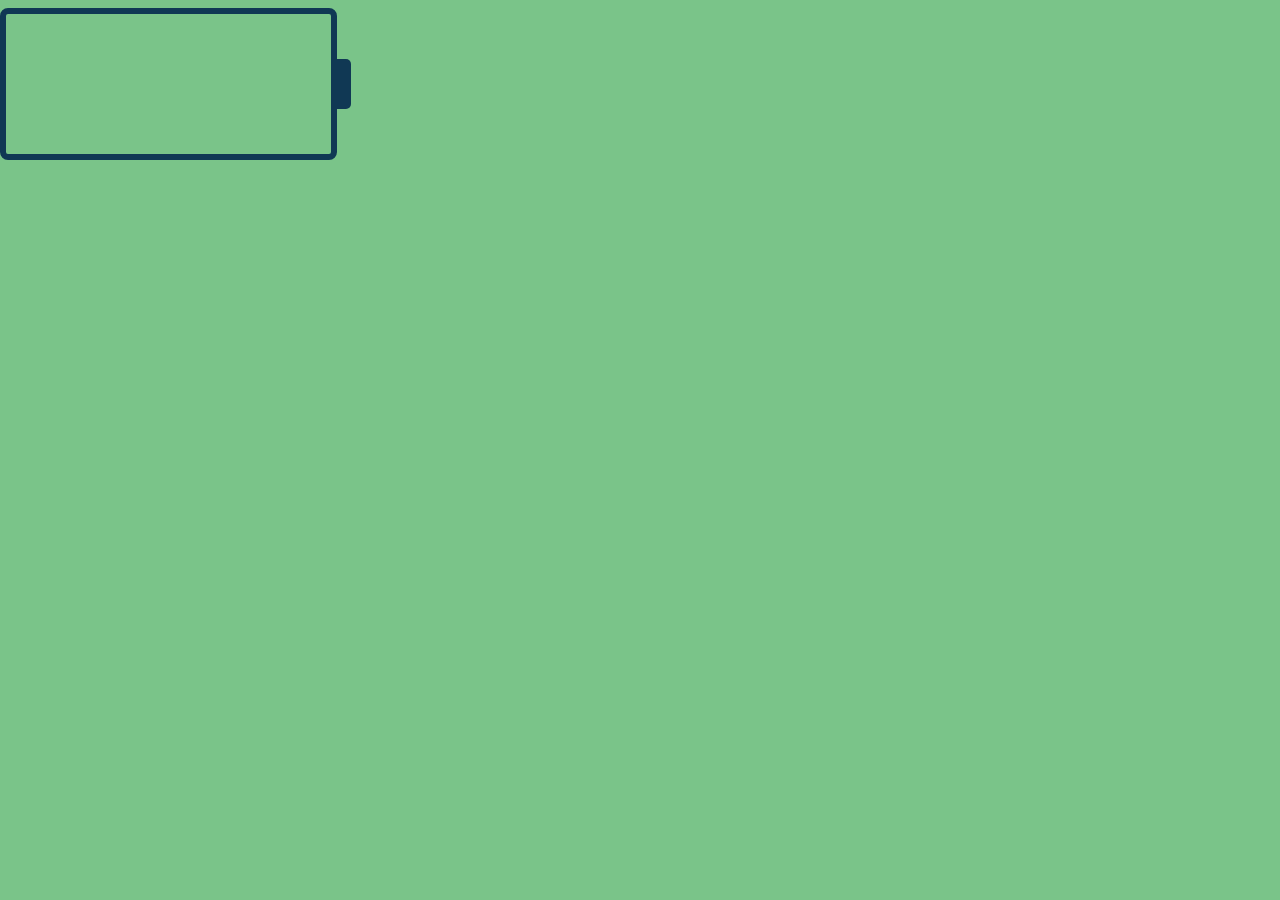
<file: bateria-carregando/index.html>
<!DOCTYPE html>
<html lang="pt-br">
<head>
  <meta charset="UTF-8">
  <title>Battery Animation</title>
  <link rel="stylesheet" href="style.css">
</head>
<body>
  <div class="battery">
    <div class="top"></div>
    <div class="charge1"></div>
    <div class="charge2"></div>
    <div class="charge3"></div>
    <div class="charge4"></div>
  </div>
</body>
</html>
</file>
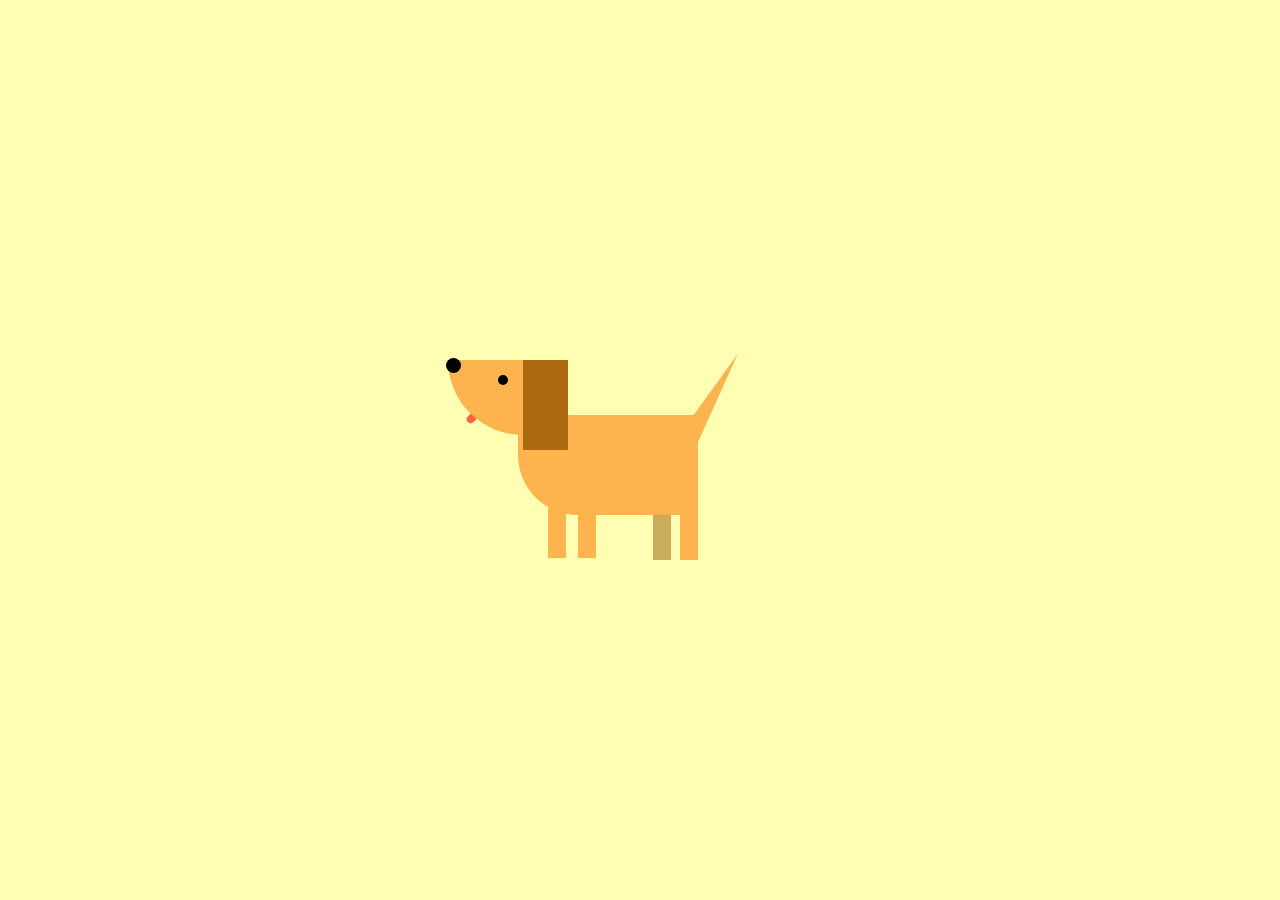
<file: cão/index.html>
<!DOCTYPE html>
<html lang="pt-br">
<head>
  <meta charset="UTF-8">
  <title>Dog Animation</title>
  <link rel="stylesheet" href="style.css">
</head>
<body>
  <div class="cao">
    <div class="corpo"></div>
    <div class="pata1"></div>
    <div class="pata2"></div>
    <div class="pata3"></div>
    <div class="pata4"></div>
    <div class="cauda"></div>
    <div class="orelha"></div>
    <div class="nariz"></div>
    <div class="olho"></div>
    <div class="lingua"></div>
  </div>
</body>
</html>
</file>
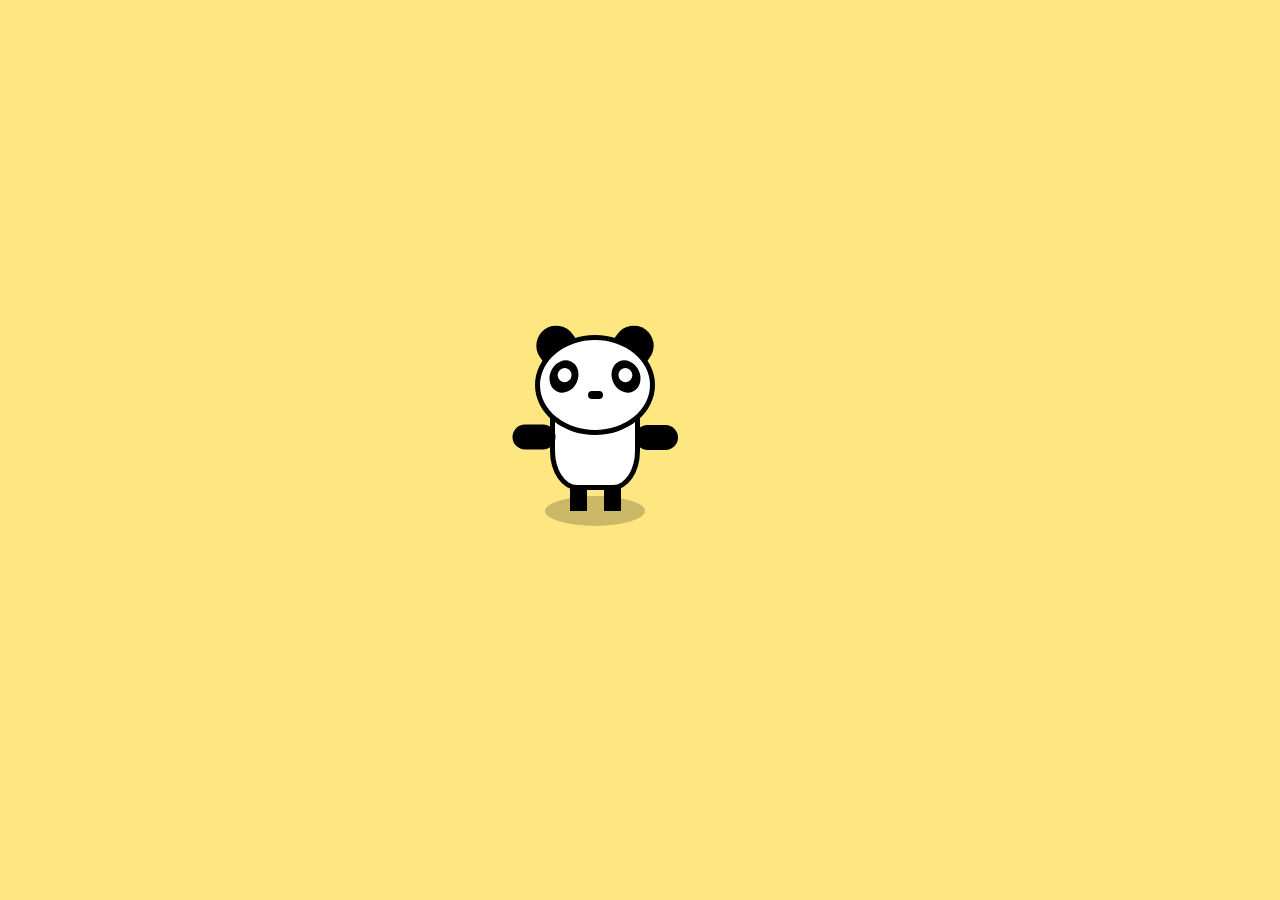
<file: panda/index.html>
<!DOCTYPE html>
<html lang="en">
<head>
  <meta charset="UTF-8">
  <title>Panda Animation</title>
  <link rel="stylesheet" href="style.css">
</head>
<body>
  <div class="panda">
    <div class="face">
      <div class="orelha-esquerdo"></div>
      <div class="orelha-direito"></div>
      <div class="olho-esquerdo">
          <div class="bola-olho"></div>
      </div>
      <div class="olho-direito">
        <div class="bola-olho"></div>
      </div>
      <div class="nariz"></div>
    </div>
    <div class="mao-esquerda"></div>
    <div class="mao-direita"></div>
    <div class="perna-esquerda"></div>
    <div class="perna-direita"></div>
    <div class="shadow"></div>
  </div>
</body>
</html>
</file>
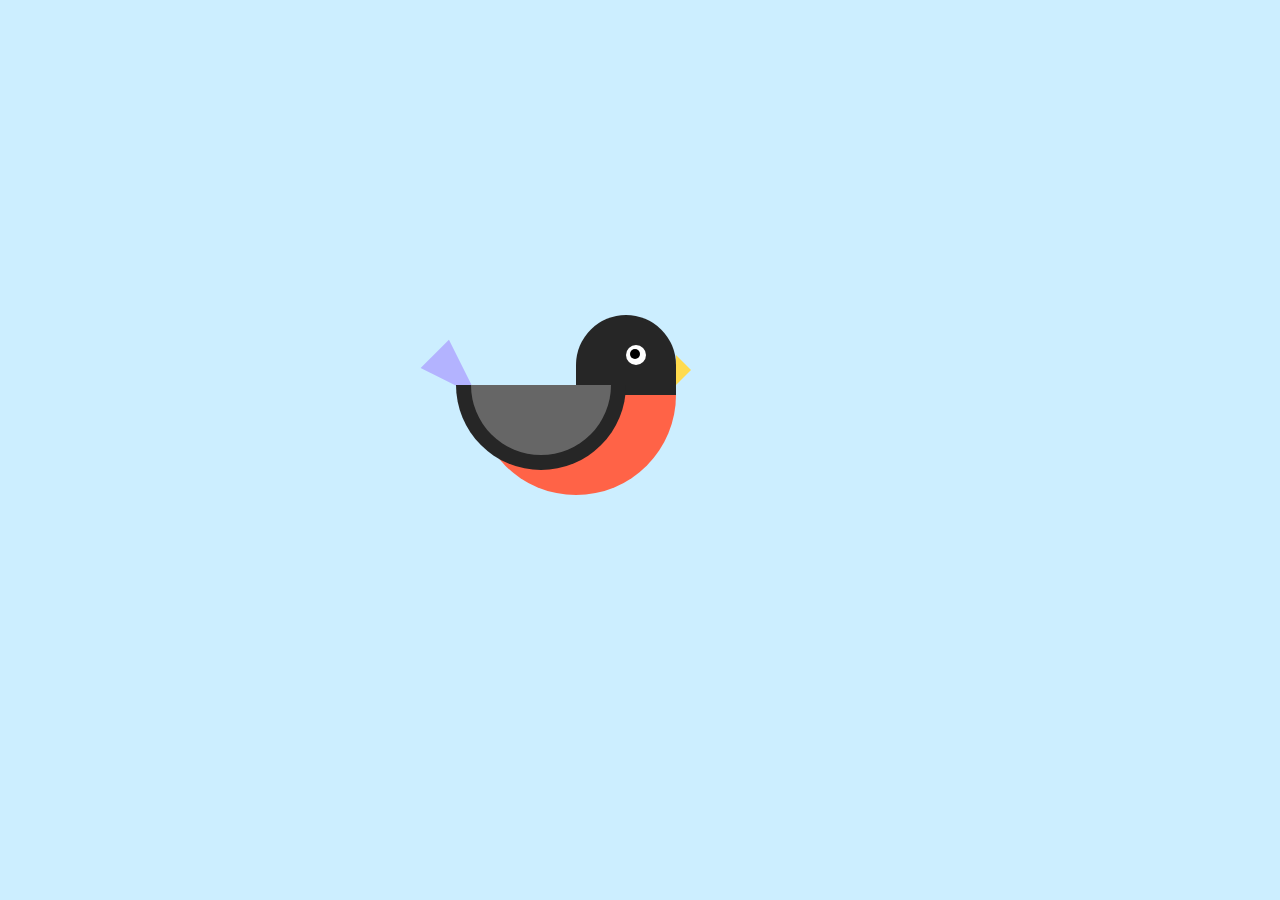
<file: passaro-voando/index.html>
<!DOCTYPE html>
<html lang="pt-br">
<head>
  <meta charset="UTF-8">
  <title>Flying Bird</title>
  <link rel="stylesheet" href="style.css">
</head>
<body>
  <div class="bird">
    <div class="body"></div>
    <div class="feather1"></div>
    <div class="eye">
      <div class="eyeball"></div>
    </div>
    <div class="beak"></div>
    <div class="feather2">
      <div class="inner"></div>
    </div>
  </div>
</body>
</html>
</file>
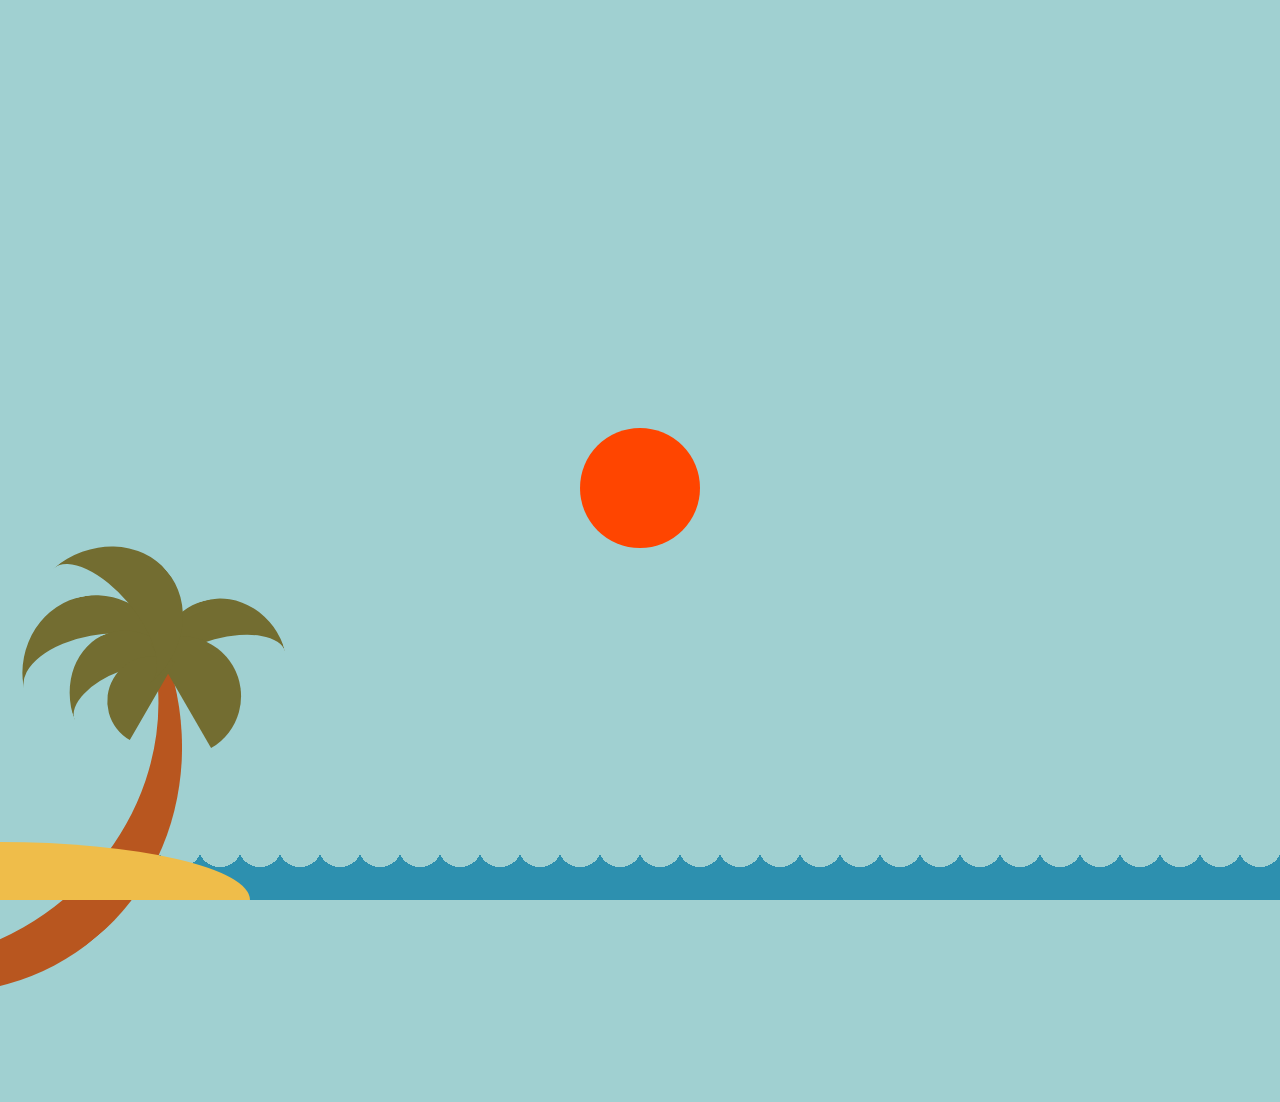
<file: Sunset At Beach/index.html>
<!DOCTYPE html>
<html lang="pt-BR">
<head>
  <title>Sunset At Beach</title>
  <link rel="stylesheet" href="style.css">
</head>
<body>
  <div class="waves"></div>
  <div class="sand">
    <div class="tree">
      <div></div>
      <div></div>
      <div></div>
      <div></div>
      <div></div>
      <div></div>
    </div>
  </div>
  <div class="sun"></div>
</body>
</html>
</file>
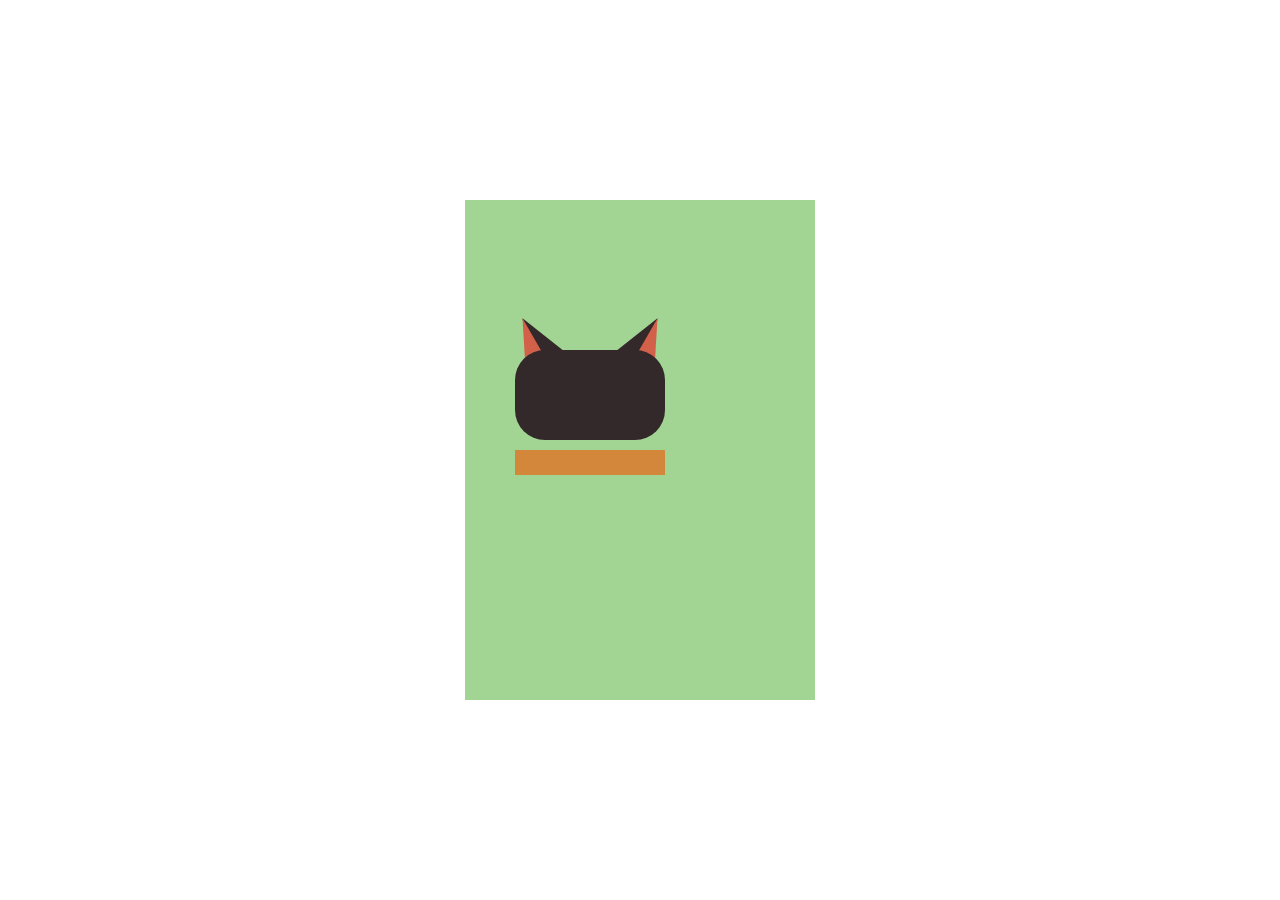
<file: Cat/cat.html>
<!DOCTYPE html>
<html lang="pt-br">
<head>
  <meta charset="UTF-8">
  <meta name="viewport" content="width=device-width, initial-scale=1.0">
  <meta http-equiv="X-UA-Compatible" content="ie=edge">
  <title>Cat</title>
  <link rel="stylesheet" href="cat.css">
</head>
<body>
  <div class="container">
    <div class="cat">
      <div class="face">
        <div class="ear-l">
          <div class="inner1"></div>
        </div>
        <div class="ear-r">
          <div class="inner2"></div>
        </div>
        <div class="eye-l"></div>
        <div class="eye-r"></div>
      </div>
    </div>
  </div>
</body>
</html>
</file>
<file: bateria-carregando/style.css>
body{
  background-color: #7ac489;
}
.battery{
  height: 140px;
  width: 325px;
  border: 6px solid #103854;
  border-radius: 8px;
  position: absolute;
  margin: 0;
  left: 0;
  right: 0;
}
.top{
  height: 50px;
  width: 15px;
  background-color: #103854;
  position: relative;
  left: 330px;
  top: 45px;
  border-radius: 0 5px 5px 0;
}
.charge1, .charge2, .charge3,.charge4{
  width: 75px;
  height: 130px;
  background-color: #103854;
  position: relative;
  opacity: 0;
}
.charge1{
  bottom: 45px;
  left: 5px;
  animation: charge-1 3s infinite;
}
@keyframes charge-1{
  25%,100%{
    opacity: 1;
  }
}
.charge2{
  bottom: 175px;
  left: 85px;
  animation: charge-2 3s infinite;
}
@keyframes charge-2{
  0%, 25%{
    opacity: 0;
  }
  50%,100%{
    opacity: 1;
  }
}
.charge3{
  bottom: 305px;
  left: 165px;
  animation: charge-3 3s infinite;
}

@keyframes charge-3{
  0%,50%{
    opacity: 0;
  }
  75%,100%{
    opacity: 1;
  }
}

.charge4{
  bottom: 435px;
  left: 245px;
  animation:charge-4 3s infinite;
}

@keyframes charge-4{
  0%,75%{
    opacity: 0;
  }
  100%{
    opacity: 1;
  }
}
</file>
<file: cão/style.css>
body {
  background-color: #ffffb3;
  margin: 0px;
  padding: 0px;
}
.cao{
  background-color: #fdb44e;
  height: 75px;
  width: 120px;
  position: absolute;
  top: 40%;
  left: 35%;
  border-radius: 0px 0px 0px 120px
}
.corpo{
  background-color: #fdb44e;
  height: 100px;
  width: 180px;
  position: relative;
  top:55px;
  left: 70px;
  border-radius: 0px 0px 0px 60px;
}
.pata1,.pata2,.pata3,.pata4{
  background-color: #fdb44e;
  height: 50px;
  width: 18px;
  position: relative;
}
.pata1{
  left: 100px;
  top: 48px;
}
.pata2{
  left: 130px;
  bottom: 2px;
}
.pata3{
  left: 205px;
  bottom: 50px;
  background-color: rgba(151, 89, 2,0.5);
  z-index: -1;
}
.pata4{
  left: 232px;
  bottom: 100px;
}
.cauda{
  width: 0;
  height: 0;
  border-left: 10px solid transparent;
  border-right: 10px solid transparent;
  border-bottom: 100px solid #fdb44e;
  position: relative;
  bottom: 320px;
  left: 230px;
  transform: rotate(30deg);
  transform-origin: bottom;
  animation: wag 1s infinite;
}
@keyframes wag{
  50%{
    transform: rotate(10deg);
  }
}
.orelha{
  background-color:rgba(151, 89, 2, 0.8);
  width: 45px;
  height: 90px;
  border: 0px 0px 100px 100px;
  position: relative;
  left: 75px;
  bottom: 400px;
}
.nariz {
  background-color: black;
  height: 15px;
  width: 15px;
  border-radius: 50%;
  position: relative;
  right: 2.5px;
  bottom: 492px; 
}
.olho {
  background-color: black;
  height: 10px;
  width: 10px;
  border-radius: 50%;
  position: relative;
  bottom: 490px;
  left: 50px;
}
.lingua{
  background-color: tomato;
  height: 20px;
  width: 8px;
  border-radius: 10px;
  position: relative;
  left: 23px;
  bottom: 470px;
  transform: rotate(45deg);
  z-index: -1;
  animation: move 1s infinite;
}
@keyframes move{
  50%{
    transform: rotate(45deg) translateY(2.5px);
  }
}
</file>
<file: panda/style.css>
body{
  background-color: #fee680;
  margin: 0px;
  padding: 0px;
}
.panda{
  position: absolute;
  top: 40%;
  left: 43%;
  height: 120px;
  width: 80px;
  background-color: white;
  border: 5px solid black;
  border-radius: 30%;
}
.face {
  position: relative;
  background-color:white;
  border: 5px solid black;
  height: 90px;
  width: 110px;
  border-radius: 50%;
  bottom: 30px;
  right: 20px;
}
.orelha-esquerdo, .orelha-direito{
  position: relative;
  background-color: black;
  height: 25px;
  width: 40px;
  border-radius: 0px 0px 40px 40px;
}
.orelha-esquerdo{
  transform: rotate(145deg);
  bottom: 13px;
  right: 8px;
}
.orelha-direito{
  transform: rotate(-145deg);
  left: 78px;
  bottom: 38px;
}
.olho-esquerdo, .olho-direito{
  position: relative;
  background-color: black;
  width: 28px;
  height: 33px;
  border-radius: 50%;
}
.olho-esquerdo{
  bottom: 30px;
  left: 10px;
  transform: rotate(25deg);
}
.olho-direito{
  bottom: 63px;
  left: 72px;
  transform: rotate(-25deg);
}
.bola-olho{
  position: relative;
  top: 8px;
  left: 7px;
  width: 14px;
  height: 14px;
  border-radius: 50%;
  background-color: white;
}
.nariz{
  position: relative;
  height: 8px;
  width: 15px;
  background-color: black;
  border-radius: 15px;
  bottom: 65px;
  left: 48px;
}
.mao-esquerda, .mao-direita {
  position: relative;
  width: 25px;
  height: 43px;
  background-color: black;
  border-radius: 30px;
}
.mao-esquerda{
  transform: rotate(90deg);
  bottom: 28px;
  right: 12px;
  animation:wave 3s infinite;
  transform-origin: top;
}
@keyframes wave{
  50%{
    transform: rotate(120deg);
  }
}
.mao-direita {
  transform: rotate(-90deg);
  bottom: 92px;
  left: 89px;
}
.perna-esquerda,.perna-direita{
  position: relative;
  background-color: black;
  width: 17px;
  height: 25px;
  border: 0px 0px 30px 30px;
}
.perna-esquerda{
  bottom: 65px;
  left: 15px;
}
.perna-direita{
  bottom: 90px;
  left: 49px;
}
.shadow{
  position: relative;
  background-color: rgba(0,0,0,0.2);
  height: 30px;
  width: 100px;
  border-radius: 50%;
  bottom: 105px;
  right: 10px;
}
</file>
<file: passaro-voando/style.css>
body{
  background-color: #cceeff;
  margin: 0px;
  padding: 0px;
}
.bird{
  background-color: #262626;
  height: 80px;
  width: 100px;
  position: absolute;
  top: 35%;
  left: 45%;
  border-radius: 100px 100px 0px 0px;
  animation: fly 2s infinite;
}
@keyframes fly{
  50%{
    transform: translateY(50px);
  }
}
.body{
  background-color: #ff6347;
  height: 100px;
  width: 200px;
  position: relative;
  top: 80px;
  right: 100px;
  border-radius: 0px 0px 200px 200px;
}
.feather1{
  width: 0;
  height: 0;
  border-left: 20px solid transparent;
  border-right: 20px solid transparent;
  border-top: 60px solid #b3b3ff;
  position: relative;
  right: 140px;
  bottom: 70px;
  transform: rotate(-45deg);

}
.eye{
  background-color: white;
  height: 20px;
  width: 20px;
  border-radius: 50%;
  position: relative;
  bottom: 130px;
  left:50px;
}
.eyeball{
  background-color: black;
  height: 10px;
  width: 10px;
  border-radius: 50%;
  position: relative;
  top: 4px;
  left:4px;
}
.beak{
  width: 0;
  height: 0;
  border-top: 15px solid transparent;
  border-bottom: 15px solid transparent;
  border-left: 15px solid #ffdb4d;
  position: relative;
  bottom: 140px;
  left: 100px;
}
.feather2{
  background-color: #262626;
  height: 85px;
  width: 170px;
  border-radius: 0px 0px 170px 170px;
  position: relative;
  bottom: 140px;
  right: 120px; 
  animation: flap 1s infinite;
  transform-origin: right;
}
@keyframes flap{
  50%{
    transform: rotate(20deg);
  }
}
.inner{
  background-color: #666666;
  height: 70px;
  width: 140px;
  border-radius: 0px 0px 120px 120px;
  position: relative;
  left:15px;
}
</file>
<file: Sunset At Beach/style.css>
body{
  background-color: #a0d0d1;
  padding: 0;
  margin: 0;
  overflow: hidden;
  animation: sky 8s linear forwards;
}
@keyframes sky{
  20%{
    background-color: #a0d0d1;
  }
  50%{
    background-color: #fff913;
  }
  70%{
    background-color: #cb8389;
  }
  100%{
    background-color: #57416d;
  }
}
.waves {
  position: absolute;
  left: 0;
  right: 0;
  bottom: 30px;
  height: 20px;
  background-size: 40px 40px;
  background-image: radial-gradient(
    circle at 20px -5px,
    transparent 22px, 
    #2d90af 18px);
    background-repeat: repeat;
    animation: waves 10s infinite forwards linear;
}
@keyframes waves{
  100%{
    transform: translateX(200px);
  }
}
.waves:before{
  position: absolute;
  content: "";
  background-color: #2d90af;
  height: 30px;
  width: 100vw;
  bottom: -30px;
}
.sand{
  background-color: #efbd4a;
  height: 58px;
  width: 250px;
  position: absolute;
  bottom: 0;
  border-radius: 0 100% 0 0;
}
.tree {
  height: 500px;
  width: 500px;
  position: absolute;
  border: 5px solid transparent;
  border-right: 50px solid #b8561f;
  bottom: -80px;
  border-radius: 50%;
  transform: rotate(50deg);
  left: -360px;
  z-index: -1;
}
.tree>div:nth-child(1){
  height: 120px;
  width: 150px;
  position: absolute;
  right: 75px;
  border-radius: 50%;
  border-top: 40px solid #736d31;
  transform: rotate(-60deg);
}
.tree>div:nth-child(2){
  height: 100px;
  width: 130px;
  position: absolute;
  border-top: 40px solid #736d31;
  right: 10px;
  top: -90px;
  border-radius: 50%;
  transform: rotate(-65deg);
}
.tree>div:nth-child(3){
  height: 100px;
  width: 120px;
  position: absolute;
  border-top: 40px solid #736d31;
  right: 50px;
  border-radius: 50%;
  transform: rotate(-70deg);
}
.tree>div:nth-child(4){
  height: 60px;
  width: 120px;
  position: absolute;
  background-color: #736d31;
  right: 15px;
  top: -30px;
  border-radius: 120px 120px 0 0;
  transform: rotate(10deg);
}
.tree>div:nth-child(5){
  height: 45px;
  width: 90px;
  position: absolute;
  background-color: #736d31;
  right: 71px;
  top: 40px;
  border-radius: 120px 120px 0 0;
  transform: rotate(-110deg);
}
.tree>div:nth-child(6){
  height: 120px;
  width: 150px;
  position: absolute;
  border-top: 50px solid #736d31;
  right: 110px;
  top: -40px;
  border-radius: 50%;
}
.sun{
  background-color: orangered;
  height: 120px;
  width: 120px;
  border-radius: 50%;
  position: absolute;
  margin: auto;
  left: 0;
  right: 0;
  top: 428px;
  z-index: -2;
  animation: sunset 8s linear forwards;
}
@keyframes sunset{
  100%{
    transform: translateY(480px);
  }
}
</file>
<file: Cat/cat.css>
body{
  padding: 0;
  margin: 0;
}
.container{
  height: 500px;
  width: 350px;
  background-color: #a2d594;
  position: absolute;
  margin: auto;
  top: 0;
  bottom: 0;
  left: 0;
  right: 0;
  z-index: -1;
}
.cat{
  position: relative;
  top: 150px;
  left: 50px;
}
.face{
  background-color: #33292b;
  height: 90px;
  width: 150px;
  border-radius: 30px;
}
.ear-l, .ear-r{
  width: 0;
  height: 0;
  border-bottom: 50px solid #33292b;
  border-left: 20px solid transparent;
  border-right: 20px solid transparent;
  position: relative;
  z-index: -1;
}
.ear-l{
  bottom: 35px;
  transform: rotate(-30deg);
}
.ear-r{
  bottom: 85px;
  left: 110px;
  transform: rotate(30deg);
}
.inner1{
  width:0 ;
  height: 0;
  border-bottom: 50px solid #d36149;
  border-left: 25px solid transparent;
  right: 25px;
  position: relative;
}
.inner2{
  width:0 ;
  height: 0;
  border-bottom: 50px solid #d36149;
  border-right: 25px solid transparent;
  position: relative;
}
.eye-l{
  background-color: #d2873b;
  height: 25px;

}
</file>
